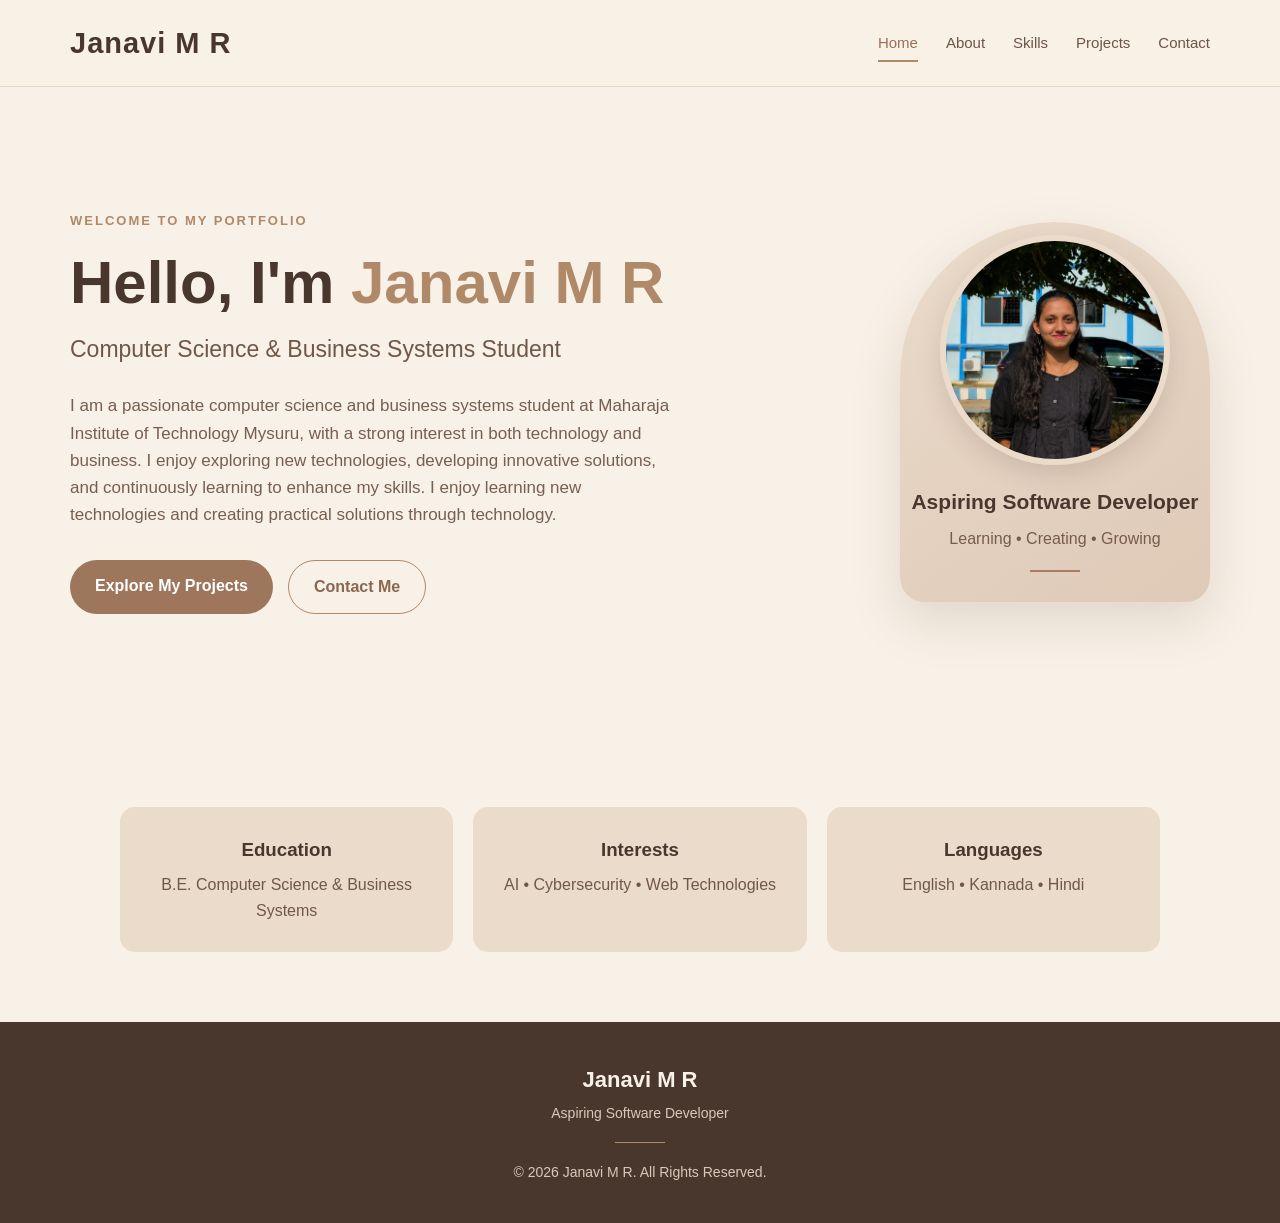
<file: index.html>
<!DOCTYPE html>
<html lang="en">

<head>
    <meta charset="UTF-8">
    <meta name="viewport" content="width=device-width, initial-scale=1.0">
    <meta name="description" content="Janavi M R - Computer Science and Business Systems Student Portfolio">
    <title>Janavi M R | Portfolio</title>
    <link rel="stylesheet" href="style.css">
</head>

<body>

    <!-- Header -->
    <header>
        <nav class="navbar">

            <a href="index.html" class="logo">
                Janavi M R<span></span>
            </a>

            <div class="nav-links">
                <a href="index.html" class="active">Home</a>
                <a href="about.html">About</a>
                <a href="skills.html">Skills</a>
                <a href="projects.html">Projects</a>
                <a href="contact.html">Contact</a>
            </div>

        </nav>
    </header>


    <!-- Hero Section -->
    <main>

        <section class="hero">

            <div class="hero-content">

                <p class="small-title">WELCOME TO MY PORTFOLIO</p>

                <h1>
                    Hello, I'm <span>Janavi M R</span>
                </h1>

                <h2>
                    Computer Science & Business Systems Student
                </h2>

                <p class="hero-description">
                    I am a passionate computer science and business systems student at Maharaja Institute of Technology Mysuru, with a strong interest in both technology and business. I enjoy exploring new technologies, developing innovative solutions, and continuously learning to enhance my skills.
                    I enjoy learning new technologies and
                    creating practical solutions through technology.
                </p>

                <div class="hero-buttons">
                    <a href="projects.html" class="button">
                        Explore My Projects
                    </a>

                    <a href="contact.html" class="button button-outline">
                        Contact Me
                    </a>
                </div>

            </div>


            <div class="hero-card">
            <img src="./profile.jpg" alt="Janavi M R" class="profile-image">

                <h3>Aspiring Software Developer</h3>

                <p>
                    Learning • Creating • Growing
                </p>

                <div class="mini-line"></div>

                <small>
                    
                </small>

            </div>

        </section>

        <!-- Highlights -->
        <section class="highlights">

            <div class="highlight-box">
                <h3>Education</h3>
                <p>B.E. Computer Science & Business Systems</p>
            </div>

            <div class="highlight-box">
                <h3>Interests</h3>
                <p>AI • Cybersecurity • Web Technologies</p>
            </div>

            <div class="highlight-box">
                <h3>Languages</h3>
                <p>English • Kannada • Hindi</p>
            </div>

        </section>

    </main>


    <!-- Footer -->
    <footer>

        <h3>Janavi M R</h3>
       <p>Aspiring Software Developer</p>
        <div class="footer-line"></div>

        <p>
            © 2026 Janavi M R. All Rights Reserved.
        </p>

    </footer>

</body>
</html>
</file>
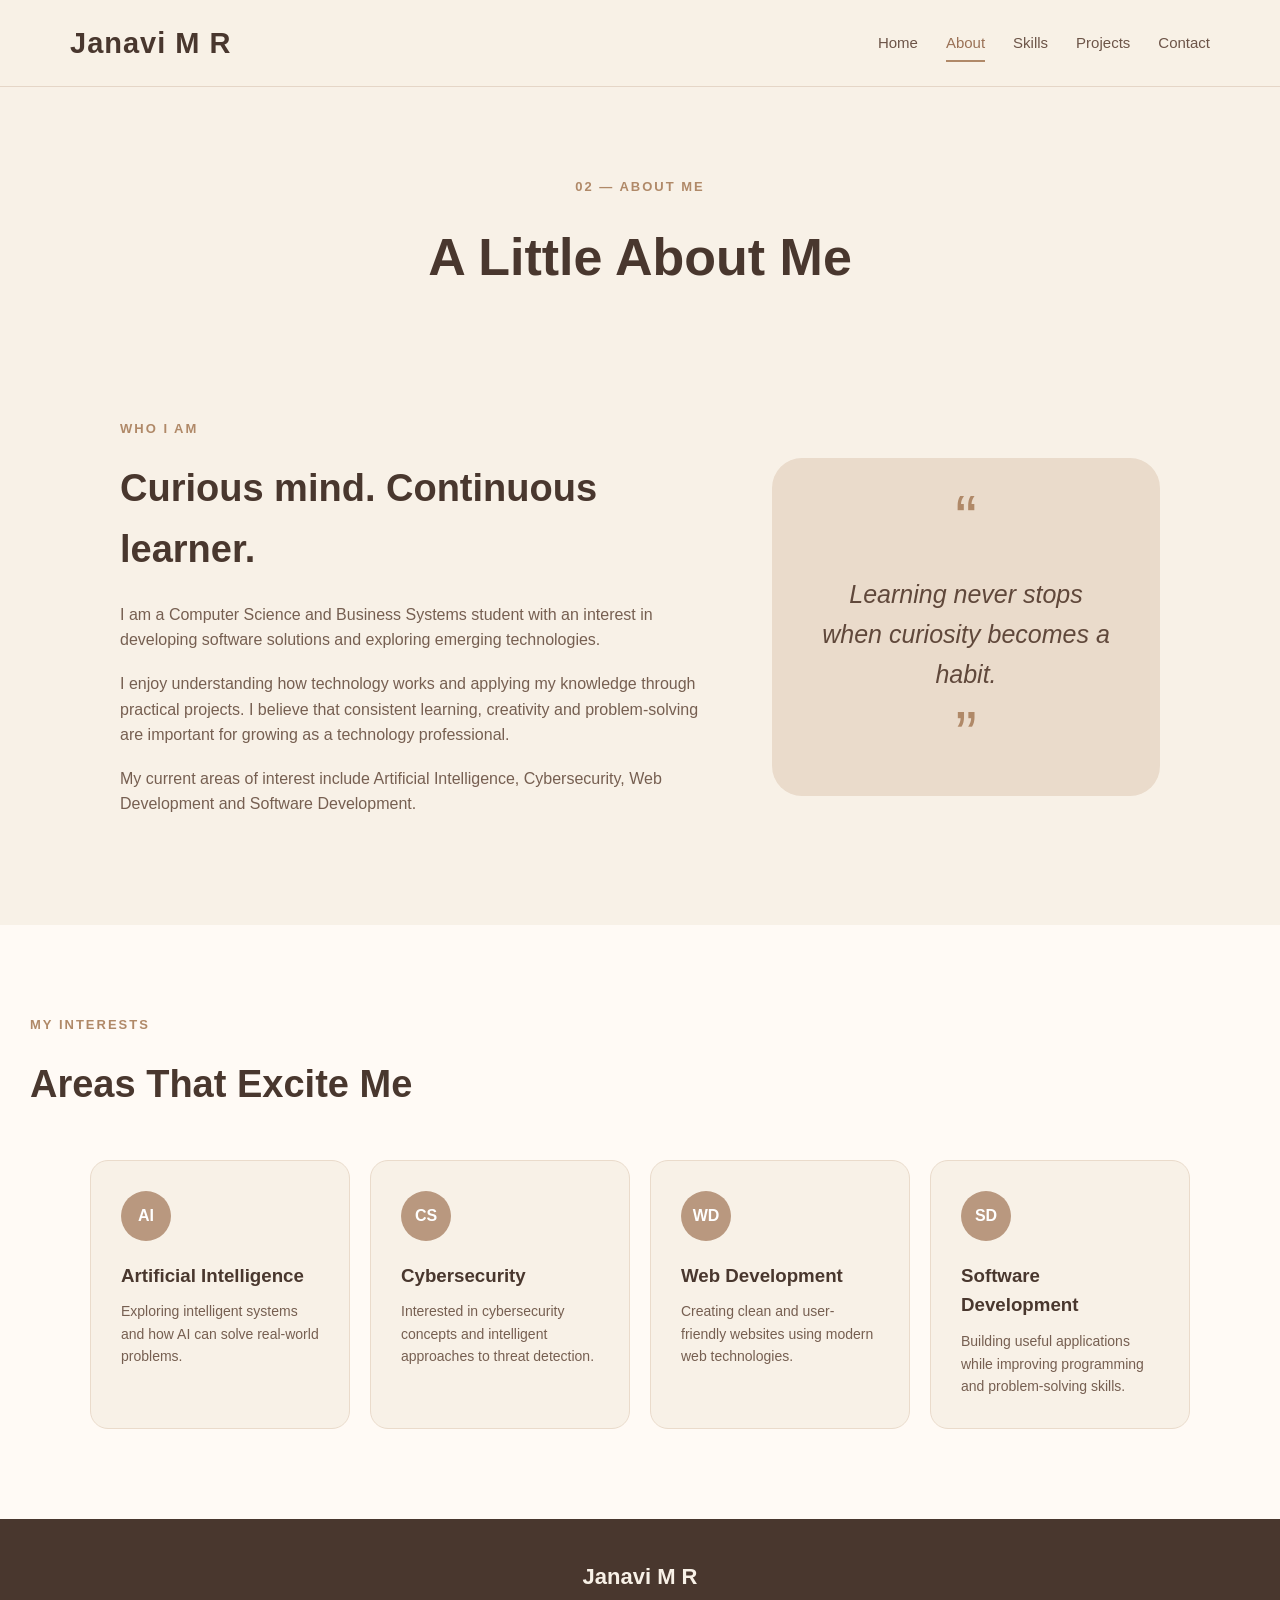
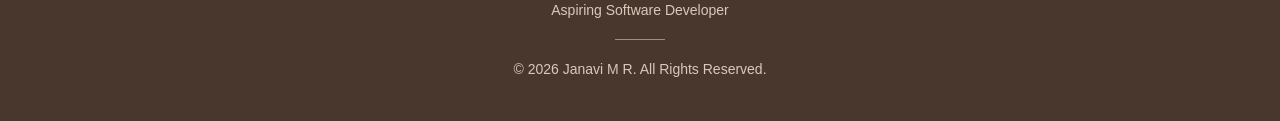
<file: about.html>
<!DOCTYPE html>
<html lang="en">

<head>
    <meta charset="UTF-8">
    <meta name="viewport" content="width=device-width, initial-scale=1.0">
    <meta name="description" content="About Janavi M R">
    <title>About | Janavi M R</title>
    <link rel="stylesheet" href="style.css">
</head>

<body>

    <!-- Header -->
    <header>
        <nav class="navbar">

            <a href="index.html" class="logo">
                Janavi M R<span></span>
            </a>

            <div class="nav-links">
                <a href="index.html">Home</a>
                <a href="about.html" class="active">About</a>
                <a href="skills.html">Skills</a>
                <a href="projects.html">Projects</a>
                <a href="contact.html">Contact</a>
            </div>

        </nav>
    </header>


    <main>

        <!-- Page Heading -->
        <section class="page-heading">

            <p class="section-number">02 — ABOUT ME</p>

            <h1>A Little About Me</h1>

        </section>


        <!-- About Introduction -->
        <section class="about-introduction">

            <div class="about-text">

                <p class="label">WHO I AM</p>

                <h2>
                    Curious mind. Continuous learner.
                </h2>

                <p>
                    I am a Computer Science and Business Systems student
                    with an interest in developing software solutions and
                    exploring emerging technologies.
                </p>

                <p>
                    I enjoy understanding how technology works and applying
                    my knowledge through practical projects. I believe that
                    consistent learning, creativity and problem-solving are
                    important for growing as a technology professional.
                </p>

                <p>
                    My current areas of interest include Artificial
                    Intelligence, Cybersecurity, Web Development and
                    Software Development.
                </p>

            </div>


            <div class="about-quote">

                <span class="quote-mark">“</span>

                <p>
                    Learning never stops when curiosity
                    becomes a habit.
                </p>

                <span class="quote-mark quote-end">”</span>

            </div>

        </section>


        <!-- Interests -->
        <section class="content-section soft-section">
           
            <p class="section-number">MY INTERESTS</p>

            <h2>Areas That Excite Me</h2>

            <div class="interest-grid">

                <div class="interest-card">
                    <div class="interest-icon">AI</div>
                    <h3>Artificial Intelligence</h3>
                    <p>
                        Exploring intelligent systems and how AI can
                        solve real-world problems.
                    </p>
                </div>

                <div class="interest-card">
                    <div class="interest-icon">CS</div>
                    <h3>Cybersecurity</h3>
                    <p>
                        Interested in cybersecurity concepts and
                        intelligent approaches to threat detection.
                    </p>
                </div>

                <div class="interest-card">
                    <div class="interest-icon">WD</div>
                    <h3>Web Development</h3>
                    <p>
                        Creating clean and user-friendly websites
                        using modern web technologies.
                    </p>
                </div>

                <div class="interest-card">
                    <div class="interest-icon">SD</div>
                    <h3>Software Development</h3>
                    <p>
                        Building useful applications while improving
                        programming and problem-solving skills.
                    </p>
                </div>

            </div>

        </section>

    </main>


    <!-- Footer -->
    <footer>

        <h3>Janavi M R</h3>

           <p>Aspiring Software Developer</p>


        <div class="footer-line"></div>

        <p>
            © 2026 Janavi M R. All Rights Reserved.
        </p>

    </footer>

</body>
</html>
</file>
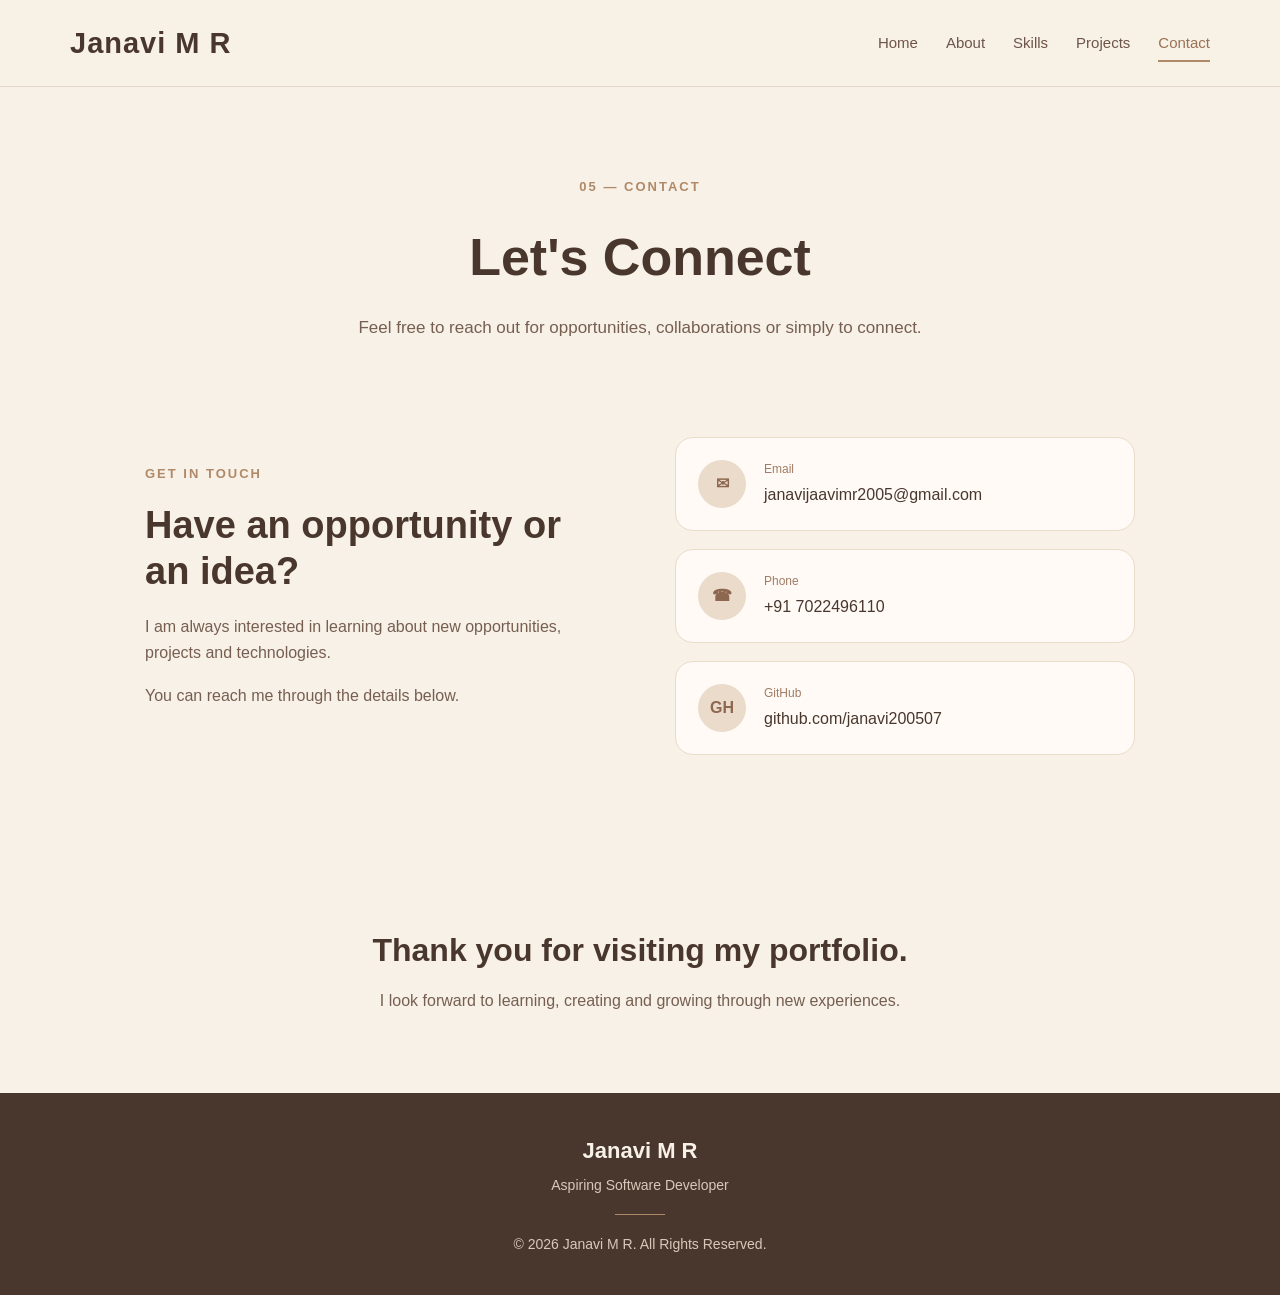
<file: contact.html>
<!DOCTYPE html>
<html lang="en">

<head>
    <meta charset="UTF-8">
    <meta name="viewport" content="width=device-width, initial-scale=1.0">
    <meta name="description" content="Contact Janavi M R">
    <title>Contact | Janavi M R</title>
    <link rel="stylesheet" href="style.css">
</head>

<body>

    <!-- Header -->
    <header>
        <nav class="navbar">

            <a href="index.html" class="logo">
                Janavi M R<span></span>
            </a>

            <div class="nav-links">
                <a href="index.html">Home</a>
                <a href="about.html">About</a>
                <a href="skills.html">Skills</a>
                <a href="projects.html">Projects</a>
                <a href="contact.html" class="active">Contact</a>
            </div>

        </nav>
    </header>


    <main>

        <!-- Heading -->
        <section class="page-heading">

            <p class="section-number">05 — CONTACT</p>

            <h1>Let's Connect</h1>

            <p>
                Feel free to reach out for opportunities,
                collaborations or simply to connect.
            </p>

        </section>


        <!-- Contact -->
        <section class="contact-container">

            <div class="contact-intro">

                <p class="label">GET IN TOUCH</p>

                <h2>
                    Have an opportunity or an idea?
                </h2>

                <p>
                    I am always interested in learning about new
                    opportunities, projects and technologies.
                </p>

                <p>
                    You can reach me through the details below.
                </p>

            </div>


            <div class="contact-details">

                <div class="contact-card">

                    <div class="contact-icon">
                        ✉
                    </div>

                    <div>
                        <span>Email</span>

                        <a href="mailto:janavijaavimr2005@gmail.com">
                            janavijaavimr2005@gmail.com
                        </a>
                    </div>

                </div>


                <div class="contact-card">

                    <div class="contact-icon">
                        ☎
                    </div>

                    <div>
                        <span>Phone</span>

                        <a href="tel:+917022496110">
                            +91 7022496110
                        </a>
                    </div>

                </div>


                <div class="contact-card">

                    <div class="contact-icon">
                        GH
                    </div>

                    <div>
                        <span>GitHub</span>

                        <a href="https://github.com/janavi200507"
                           target="_blank">
                            github.com/janavi200507
                        </a>
                    </div>

                </div>

            </div>

        </section>


        <!-- Closing -->
        <section class="contact-message">

            <h2>
                Thank you for visiting my portfolio.
            </h2>

            <p>
                I look forward to learning, creating and growing
                through new experiences.
            </p>

        </section>

    </main>


    <!-- Footer -->
    <footer>

        <h3>Janavi M R</h3>

        <p>
            <p>Aspiring Software Developer</p>
        </p>

        <div class="footer-line"></div>

        <p>
            © 2026 Janavi M R. All Rights Reserved.
        </p>

    </footer>

</body>
</html>
</file>
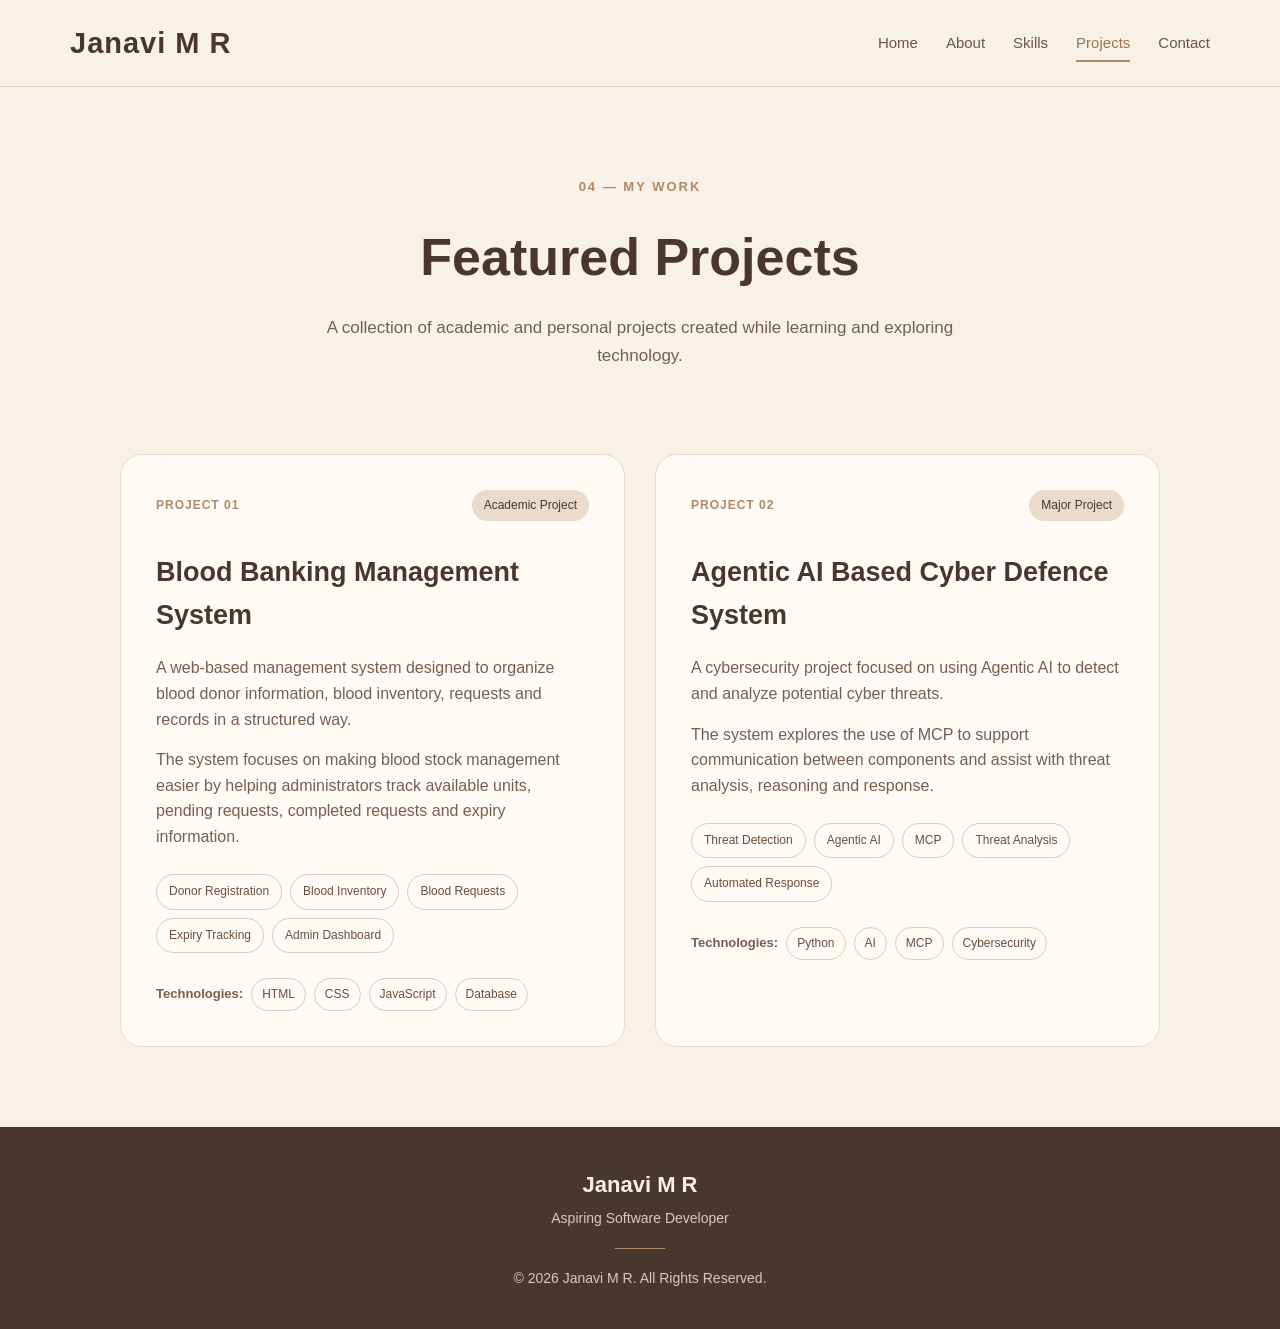
<file: projects.html>
<!DOCTYPE html>
<html lang="en">

<head>
    <meta charset="UTF-8">
    <meta name="viewport" content="width=device-width, initial-scale=1.0">
    <meta name="description" content="Projects developed by Janavi M R">
    <title>Projects | Janavi M R</title>
    <link rel="stylesheet" href="style.css">
</head>

<body>

    <!-- Header -->
    <header>
        <nav class="navbar">

            <a href="index.html" class="logo">
                Janavi M R<span></span>
            </a>

            <div class="nav-links">
                <a href="index.html">Home</a>
                <a href="about.html">About</a>
                <a href="skills.html">Skills</a>
                <a href="projects.html" class="active">Projects</a>
                <a href="contact.html">Contact</a>
            </div>

        </nav>
    </header>


    <main>

        <!-- Heading -->
        <section class="page-heading">

            <p class="section-number">04 — MY WORK</p>

            <h1>Featured Projects</h1>

            <p>
                A collection of academic and personal projects
                created while learning and exploring technology.
            </p>

        </section>


        <!-- Projects -->
        <section class="project-container">


            <!-- Project 1 -->
            <article class="project-card-large">

                <div class="project-top">

                    <span class="project-number">
                        PROJECT 01
                    </span>

                    <span class="project-type">
                        Academic Project
                    </span>

                </div>


            
                <h2>
                    Blood Banking Management System
                </h2>

                <p>
                    A web-based management system designed to organize
                    blood donor information, blood inventory, requests
                    and records in a structured way.
                </p>

                <p>
                    The system focuses on making blood stock management
                    easier by helping administrators track available
                    units, pending requests, completed requests and
                    expiry information.
                </p>


                <div class="project-features">

                    <span>Donor Registration</span>
                    <span>Blood Inventory</span>
                    <span>Blood Requests</span>
                    <span>Expiry Tracking</span>
                    <span>Admin Dashboard</span>

                </div>


                <div class="technology-list">

                    <strong>Technologies:</strong>

                    <span>HTML</span>
                    <span>CSS</span>
                    <span>JavaScript</span>
                    <span>Database</span>

                </div>

            </article>


            <!-- Project 2 -->
            <article class="project-card-large">

                <div class="project-top">

                    <span class="project-number">
                        PROJECT 02
                    </span>

                    <span class="project-type">
                        Major Project
                    </span>

                </div>


                <h2>
                    Agentic AI Based Cyber Defence System
                </h2>

                <p>
                    A cybersecurity project focused on using Agentic AI
                    to detect and analyze potential cyber threats.
                </p>

                <p>
                    The system explores the use of MCP to support
                    communication between components and assist with
                    threat analysis, reasoning and response.
                </p>


                <div class="project-features">

                    <span>Threat Detection</span>
                    <span>Agentic AI</span>
                    <span>MCP</span>
                    <span>Threat Analysis</span>
                    <span>Automated Response</span>

                </div>


                <div class="technology-list">

                    <strong>Technologies:</strong>

                    <span>Python</span>
                    <span>AI</span>
                    <span>MCP</span>
                    <span>Cybersecurity</span>

                </div>

            </article>


        </section>


        
    </main>


    <!-- Footer -->
    <footer>

        <h3>Janavi M R</h3>

       <p>Aspiring Software Developer</p>

        <div class="footer-line"></div>

        <p>
            © 2026 Janavi M R. All Rights Reserved.
        </p>

    </footer>

</body>
</html>
</file>
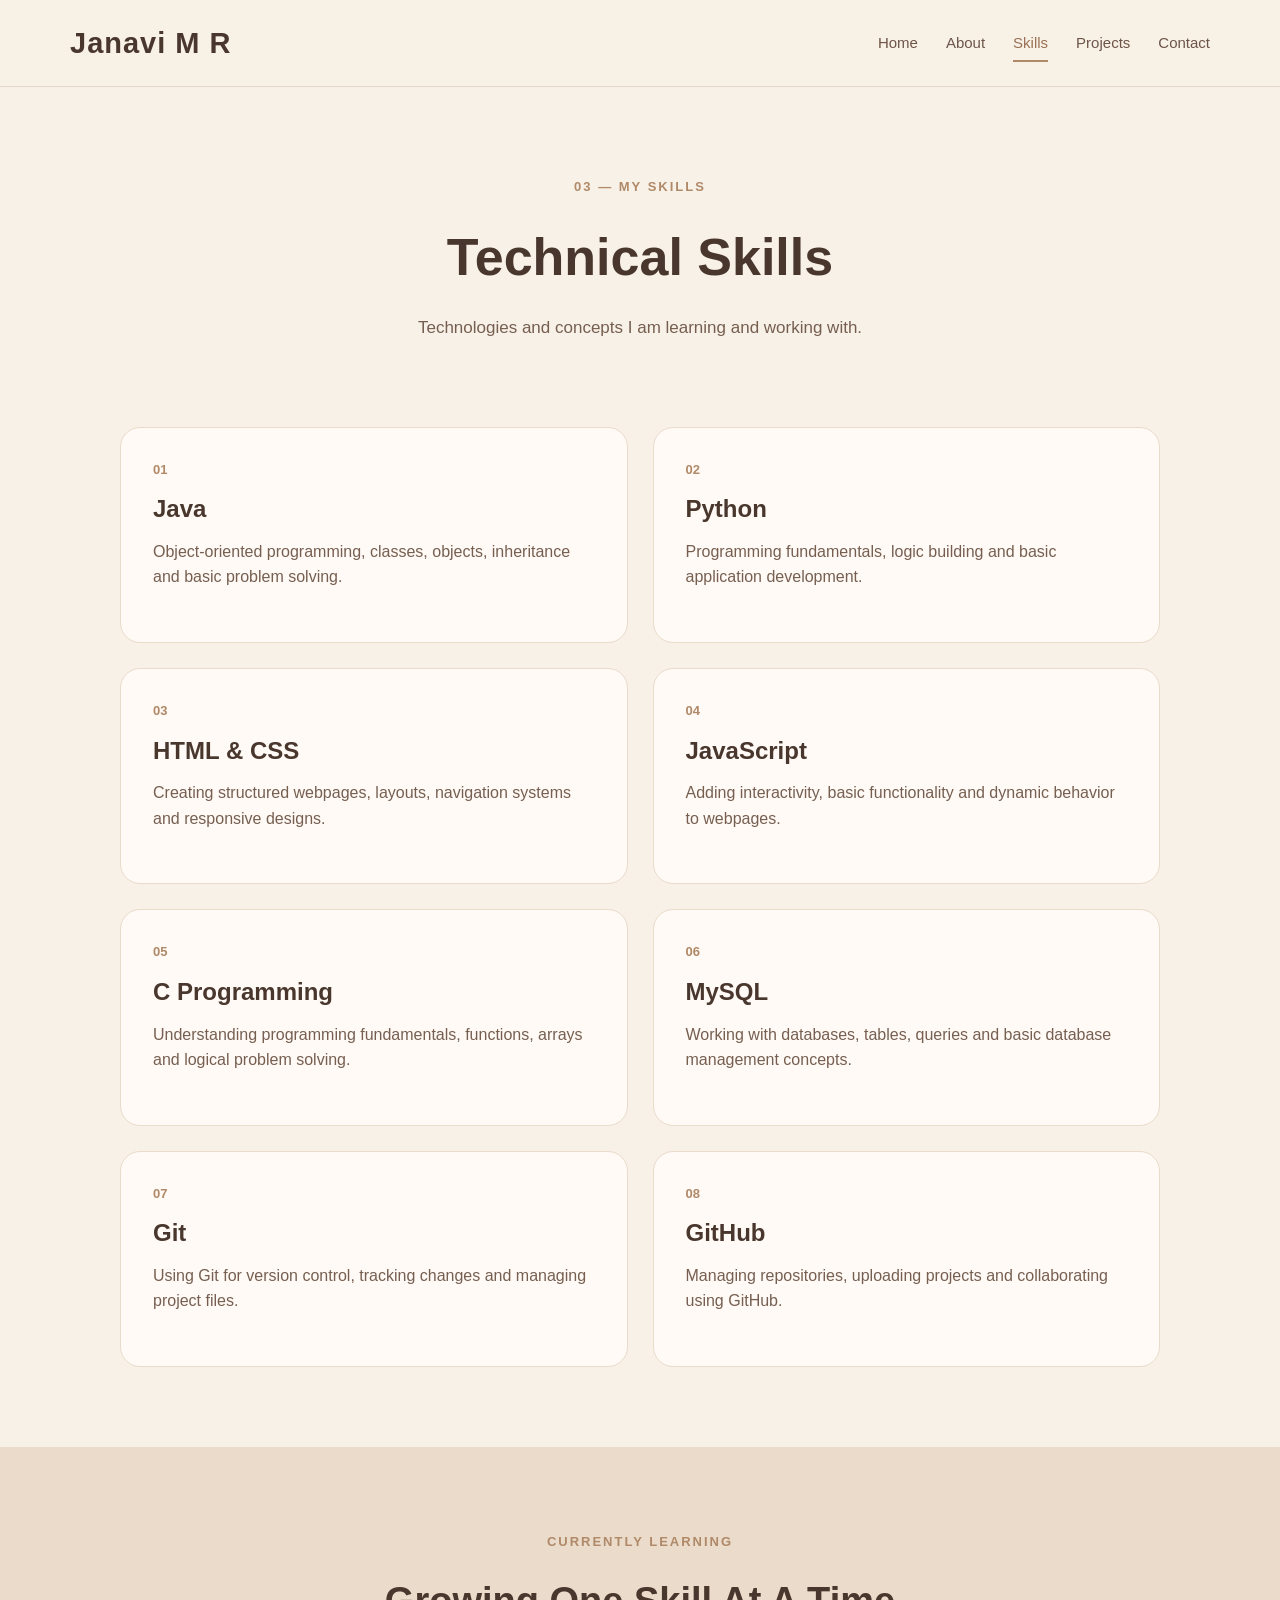
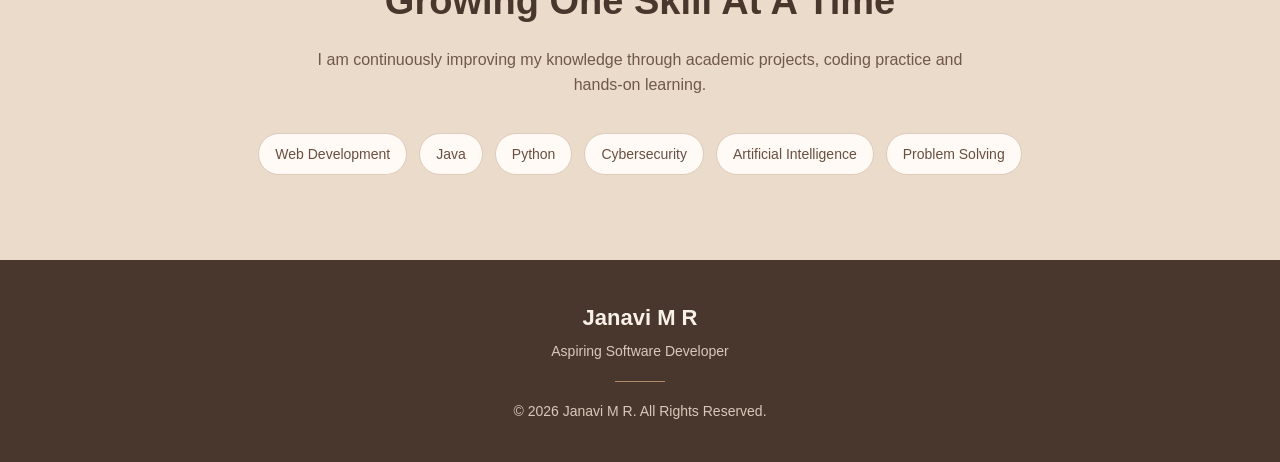
<file: skills.html>
<!DOCTYPE html>
<html lang="en">

<head>
    <meta charset="UTF-8">
    <meta name="viewport" content="width=device-width, initial-scale=1.0">
    <meta name="description" content="Technical Skills of Janavi M R">
    <title>Skills | Janavi M R</title>
    <link rel="stylesheet" href="style.css">
</head>

<body>

    <!-- Header -->
    <header>
        <nav class="navbar">

            <a href="index.html" class="logo">
                Janavi M R<span></span>
            </a>

            <div class="nav-links">
                <a href="index.html">Home</a>
                <a href="about.html">About</a>
                <a href="skills.html" class="active">Skills</a>
                <a href="projects.html">Projects</a>
                <a href="contact.html">Contact</a>
            </div>

        </nav>
    </header>


    <main>

        <!-- Heading -->
        <section class="page-heading">

            <p class="section-number">03 — MY SKILLS</p>

            <h1>Technical Skills</h1>

            <p>
                Technologies and concepts I am learning and working with.
            </p>

        </section>

<!-- Skills -->
<section class="skills-container">

    <article class="skill-card">

        <div class="skill-number">01</div>

        <h2>Java</h2>

        <p>
            Object-oriented programming, classes, objects,
            inheritance and basic problem solving.
        </p>

    </article>


    <article class="skill-card">

        <div class="skill-number">02</div>

        <h2>Python</h2>

        <p>
            Programming fundamentals, logic building and
            basic application development.
        </p>

    </article>


    <article class="skill-card">

        <div class="skill-number">03</div>

        <h2>HTML & CSS</h2>

        <p>
            Creating structured webpages, layouts, navigation
            systems and responsive designs.
        </p>

    </article>


    <article class="skill-card">

        <div class="skill-number">04</div>

        <h2>JavaScript</h2>

        <p>
            Adding interactivity, basic functionality and
            dynamic behavior to webpages.
        </p>

    </article>


    <article class="skill-card">

        <div class="skill-number">05</div>

        <h2>C Programming</h2>

        <p>
            Understanding programming fundamentals,
            functions, arrays and logical problem solving.
        </p>

    </article>


    <article class="skill-card">

        <div class="skill-number">06</div>

        <h2>MySQL</h2>

        <p>
            Working with databases, tables, queries and
            basic database management concepts.
        </p>

    </article>


    <article class="skill-card">

        <div class="skill-number">07</div>

        <h2>Git</h2>

        <p>
            Using Git for version control, tracking changes
            and managing project files.
        </p>

    </article>


    <article class="skill-card">

        <div class="skill-number">08</div>

        <h2>GitHub</h2>

        <p>
            Managing repositories, uploading projects
            and collaborating using GitHub.
        </p>

    </article>

</section>


        <!-- Learning -->
        <section class="learning-section">

            <p class="section-number">CURRENTLY LEARNING</p>

            <h2>Growing One Skill At A Time</h2>

            <p>
                I am continuously improving my knowledge through academic
                projects, coding practice and hands-on learning.
            </p>

            <div class="learning-tags">

                <span>Web Development</span>
                <span>Java</span>
                <span>Python</span>
                <span>Cybersecurity</span>
                <span>Artificial Intelligence</span>
                <span>Problem Solving</span>

            </div>

        </section>

    </main>


    <!-- Footer -->
    <footer>

        <h3>Janavi M R</h3>

        <p>Aspiring Software Developer</p>

        <div class="footer-line"></div>

        <p>
            © 2026 Janavi M R. All Rights Reserved.
        </p>

    </footer>

</body>
</html>
</file>
<file: style.css>
/* ==============================
   GLOBAL STYLES
================================= */

* {
    margin: 0;
    padding: 0;
    box-sizing: border-box;
}

html {
    scroll-behavior: smooth;
}

body {
    background-color: #f8f1e7;
    color: #49372e;
    font-family: Arial, sans-serif;
    line-height: 1.6;
}

a {
    text-decoration: none;
    color: inherit;
}

section {
    width: 100%;
}


/* ==============================
   NAVIGATION
================================= */

header {
    background-color: rgba(248, 241, 231, 0.96);
    border-bottom: 1px solid #e5d6c7;
    position: sticky;
    top: 0;
    z-index: 1000;
    backdrop-filter: blur(10px);
}

.navbar {
    max-width: 1200px;
    margin: auto;
    padding: 20px 30px;

    display: flex;
    justify-content: space-between;
    align-items: center;
}

.logo {
    font-size: 29px;
    font-weight: bold;
    letter-spacing: 1px;
    color: #49372e;
}

.logo span {
    color: #b08968;
}

.nav-links {
    display: flex;
    gap: 28px;
}

.nav-links a {
    color: #6d5548;
    font-size: 15px;
    font-weight: 500;
    position: relative;
    transition: 0.3s;
}

.nav-links a::after {
    content: "";
    position: absolute;
    left: 0;
    bottom: -7px;
    width: 0;
    height: 2px;
    background-color: #b08968;
    transition: 0.3s;
}

.nav-links a:hover,
.nav-links a.active {
    color: #9a7155;
}

.nav-links a:hover::after,
.nav-links a.active::after {
    width: 100%;
}


/* ==============================
   HERO
================================= */

.hero {
    max-width: 1200px;
    min-height: 650px;
    margin: auto;

    padding: 90px 30px;

    display: flex;
    justify-content: space-between;
    align-items: center;
    gap: 80px;
}

.hero-content {
    max-width: 680px;
}

.small-title,
.section-number,
.label {
    color: #b08968;
    font-size: 13px;
    font-weight: bold;
    letter-spacing: 2px;
    margin-bottom: 18px;
}

.hero h1 {
    font-size: 60px;
    line-height: 1.1;
    margin-bottom: 15px;
    color: #49372e;
}

.hero h1 span {
    color: #b08968;
}

.hero h2 {
    font-size: 23px;
    font-weight: 500;
    color: #705849;
    margin-bottom: 25px;
}

.hero-description {
    max-width: 600px;
    color: #765f51;
    font-size: 17px;
    margin-bottom: 32px;
}

.hero-buttons {
    display: flex;
    gap: 15px;
    flex-wrap: wrap;
}

.button {
    display: inline-block;
    padding: 13px 25px;
    border-radius: 30px;
    background-color: #9d765c;
    color: white;
    font-weight: bold;
    transition: 0.3s;
}

.button:hover {
    background-color: #765443;
    transform: translateY(-3px);
}

.button-outline {
    background-color: transparent;
    border: 1px solid #b08968;
    color: #8c664f;
}

.button-outline:hover {
    background-color: #eadbcb;
    color: #49372e;
}


/* ==============================
   HERO CARD
================================= */

.hero-card {
    width: 310px;
    min-width: 310px;
    height: 380px;

    background: linear-gradient(
        145deg,
        #eadbcb,
        #dfc9b7
    );

    border-radius: 160px 160px 25px 25px;

    display: flex;
    flex-direction: column;
    justify-content: center;
    align-items: center;

    box-shadow: 0 20px 50px rgba(92, 65, 50, 0.15);

    transition: 0.4s;
}

.hero-card:hover {
    transform: translateY(-10px);
}

.profile-circle {
    width: 155px;
    height: 155px;

    border-radius: 50%;

    background-color: #b9987f;
    color: white;

    display: flex;
    justify-content: center;
    align-items: center;

    font-size: 45px;
    font-weight: bold;

    margin-bottom: 25px;

    box-shadow: 0 10px 25px rgba(92, 65, 50, 0.15);
}

.hero-card h3 {
    font-size: 21px;
    margin-bottom: 8px;
}

.hero-card p {
    color: #765c4c;
}

.mini-line {
    width: 50px;
    height: 2px;
    background-color: #a77e63;
    margin: 18px 0;
}

.hero-card small {
    color: #806454;
}


/* ==============================
   INTRO SECTION
================================= */

.intro-section {
    background-color: #fffaf5;
    padding: 100px 30px;
    text-align: center;
}

.intro-section > p {
    max-width: 700px;
    margin-left: auto;
    margin-right: auto;
}

.intro-section h2 {
    font-size: 38px;
    margin-bottom: 20px;
}

.intro-section > p:not(.section-number) {
    color: #765f51;
    max-width: 750px;
    margin-bottom: 50px;
}

.intro-cards {
    max-width: 1100px;
    margin: auto;

    display: grid;
    grid-template-columns: repeat(3, 1fr);
    gap: 25px;
}

.intro-card {
    padding: 35px;
    border: 1px solid #eadbcb;
    border-radius: 18px;
    background-color: #fffdf9;
    text-align: left;

    transition: 0.3s;
}

.intro-card:hover {
    transform: translateY(-7px);
    box-shadow: 0 15px 35px rgba(92, 65, 50, 0.10);
}

.intro-card span {
    color: #b08968;
    font-size: 13px;
    font-weight: bold;
}

.intro-card h3 {
    margin: 15px 0 10px;
    font-size: 22px;
}

.intro-card p {
    color: #765f51;
}


/* ==============================
   HIGHLIGHTS
================================= */

.highlights {
    max-width: 1100px;
    margin: auto;
    padding: 70px 30px;

    display: grid;
    grid-template-columns: repeat(3, 1fr);
    gap: 20px;
}

.highlight-box {
    background-color: #eadbcb;
    padding: 28px;
    border-radius: 15px;
    text-align: center;
}

.highlight-box h3 {
    margin-bottom: 7px;
}

.highlight-box p {
    color: #705849;
}


/* ==============================
   PAGE HEADING
================================= */

.page-heading {
    text-align: center;
    padding: 90px 30px 65px;
}

.page-heading h1 {
    font-size: 52px;
    margin-bottom: 15px;
}

.page-heading > p:last-child {
    max-width: 650px;
    margin: auto;
    color: #765f51;
    font-size: 17px;
}


/* ==============================
   ABOUT
================================= */

.about-introduction {
    max-width: 1100px;
    margin: auto;
    padding: 40px 30px 90px;

    display: grid;
    grid-template-columns: 1.5fr 1fr;
    gap: 70px;
    align-items: center;
}

.about-text h2 {
    font-size: 38px;
    margin-bottom: 22px;
}

.about-text p:not(.label) {
    color: #765f51;
    margin-bottom: 18px;
}

.about-quote {
    background-color: #eadbcb;
    padding: 45px;
    border-radius: 30px;
    text-align: center;
}

.quote-mark {
    font-size: 65px;
    color: #b08968;
    line-height: 0.5;
}

.about-quote p {
    font-size: 25px;
    font-style: italic;
    margin: 25px 0;
    color: #60483b;
}

.quote-end {
    display: block;
}


/* ==============================
   CONTENT SECTION
================================= */

.content-section {
    padding: 90px 30px;
    max-width: 1100px;
    margin: auto;
}

.content-section > h2 {
    font-size: 38px;
    margin-bottom: 45px;
}

.soft-section {
    max-width: none;
    background-color: #fffaf5;
}


/* ==============================
   TIMELINE
================================= */

.timeline {
    border-left: 2px solid #d4bca8;
    padding-left: 35px;
}

.timeline-item {
    position: relative;
    margin-bottom: 40px;
}

.timeline-dot {
    position: absolute;

    width: 13px;
    height: 13px;

    border-radius: 50%;

    background-color: #b08968;

    left: -43px;
    top: 7px;
}

.year {
    color: #b08968;
    font-size: 12px;
    font-weight: bold;
    letter-spacing: 1px;
}

.timeline-item h3 {
    font-size: 21px;
    margin: 7px 0;
}

.timeline-item p {
    color: #765f51;
}

.timeline-item small {
    color: #8b7465;
}


/* ==============================
   INTERESTS
================================= */

.interest-grid {
    max-width: 1100px;
    margin: auto;

    display: grid;
    grid-template-columns: repeat(4, 1fr);
    gap: 20px;
}

.interest-card {
    background-color: #f8f1e7;
    border: 1px solid #eadbcb;
    border-radius: 18px;
    padding: 30px;
    transition: 0.3s;
}

.interest-card:hover {
    transform: translateY(-6px);
}

.interest-icon {
    width: 50px;
    height: 50px;

    background-color: #b9987f;
    color: white;

    border-radius: 50%;

    display: flex;
    justify-content: center;
    align-items: center;

    font-weight: bold;

    margin-bottom: 20px;
}

.interest-card h3 {
    margin-bottom: 10px;
}

.interest-card p {
    color: #765f51;
    font-size: 14px;
}


/* ==============================
   SKILLS
================================= */

.skills-container {
    max-width: 1100px;
    margin: auto;
    padding: 20px 30px 80px;

    display: grid;
    grid-template-columns: repeat(2, 1fr);
    gap: 25px;
}

.skill-card {
    background-color: #fffaf5;
    border: 1px solid #eadbcb;

    padding: 32px;
    border-radius: 20px;

    transition: 0.3s;
}

.skill-card:hover {
    transform: translateY(-6px);
    box-shadow: 0 15px 35px rgba(92, 65, 50, 0.10);
}

.skill-number {
    color: #b08968;
    font-size: 13px;
    font-weight: bold;
    margin-bottom: 10px;
}

.skill-card h2 {
    margin-bottom: 10px;
}

.skill-card p {
    color: #765f51;
    margin-bottom: 20px;
}

.skill-bar {
    width: 100%;
    height: 6px;
    background-color: #eadbcb;
    border-radius: 10px;
    overflow: hidden;
}

.skill-bar span {
    display: block;
    height: 100%;
    background-color: #ad866c;
    border-radius: 10px;
}


/* ==============================
   LEARNING
================================= */

.learning-section {
    background-color: #eadbcb;
    text-align: center;
    padding: 85px 30px;
}

.learning-section h2 {
    font-size: 38px;
    margin-bottom: 15px;
}

.learning-section > p:not(.section-number) {
    max-width: 650px;
    margin: auto;
    color: #705849;
}

.learning-tags {
    max-width: 800px;
    margin: 35px auto 0;

    display: flex;
    justify-content: center;
    flex-wrap: wrap;
    gap: 12px;
}

.learning-tags span,
.project-features span,
.technology-list span,
.language-list span {
    background-color: #fffaf5;
    border: 1px solid #dfcbbb;
    padding: 9px 16px;
    border-radius: 30px;
    color: #694f40;
    font-size: 14px;
}


/* ==============================
   PROJECTS
================================= */

.project-container {
    max-width: 1100px;
    margin: auto;
    padding: 20px 30px 80px;

    display: grid;
    grid-template-columns: repeat(2, 1fr);
    gap: 30px;
}

.project-card-large {
    background-color: #fffaf5;
    border: 1px solid #eadbcb;

    padding: 35px;
    border-radius: 22px;

    transition: 0.3s;
}

.project-card-large:hover {
    transform: translateY(-8px);
    box-shadow: 0 18px 40px rgba(92, 65, 50, 0.12);
}

.project-top {
    display: flex;
    justify-content: space-between;
    align-items: center;

    margin-bottom: 30px;
}

.project-number {
    color: #b08968;
    font-size: 12px;
    font-weight: bold;
    letter-spacing: 1px;
}

.project-type {
    background-color: #eadbcb;
    padding: 6px 12px;
    border-radius: 20px;
    font-size: 12px;
}

.project-icon-large {
    font-size: 45px;
    margin-bottom: 15px;
}

.project-card-large h2 {
    font-size: 27px;
    margin-bottom: 18px;
}

.project-card-large p {
    color: #765f51;
    margin-bottom: 15px;
}

.project-features {
    display: flex;
    flex-wrap: wrap;
    gap: 8px;
    margin: 25px 0;
}

.project-features span {
    padding: 7px 12px;
    font-size: 12px;
}

.technology-list {
    display: flex;
    align-items: center;
    flex-wrap: wrap;
    gap: 8px;

    color: #765f51;
    font-size: 13px;
}

.technology-list span {
    padding: 6px 10px;
    font-size: 12px;
}


/* ==============================
   PROJECT NOTE
================================= */

.project-note {
    text-align: center;
    background-color: #eadbcb;
    padding: 85px 30px;
}

.project-note h2 {
    font-size: 38px;
    margin-bottom: 15px;
}

.project-note p:last-child {
    max-width: 700px;
    margin: auto;
    color: #705849;
}


/* ==============================
   CONTACT
================================= */

.contact-container {
    max-width: 1050px;
    margin: auto;
    padding: 30px 30px 90px;

    display: grid;
    grid-template-columns: 1fr 1fr;
    gap: 70px;
    align-items: center;
}

.contact-intro h2 {
    font-size: 38px;
    line-height: 1.2;
    margin-bottom: 20px;
}

.contact-intro p:not(.label) {
    color: #765f51;
    margin-bottom: 18px;
}

.contact-details {
    display: flex;
    flex-direction: column;
    gap: 18px;
}

.contact-card {
    background-color: #fffaf5;
    border: 1px solid #eadbcb;
    border-radius: 18px;

    padding: 22px;

    display: flex;
    align-items: center;
    gap: 18px;

    transition: 0.3s;
}

.contact-card:hover {
    transform: translateX(7px);
    box-shadow: 0 10px 25px rgba(92, 65, 50, 0.10);
}

.contact-icon {
    width: 48px;
    height: 48px;

    background-color: #eadbcb;
    color: #8d674f;

    border-radius: 50%;

    display: flex;
    justify-content: center;
    align-items: center;

    font-weight: bold;
}

.contact-card span {
    display: block;
    color: #a07c65;
    font-size: 12px;
    margin-bottom: 3px;
}

.contact-card a {
    color: #49372e;
    font-weight: 500;
    word-break: break-word;
}

.contact-card a:hover {
    color: #a17458;
}


/* ==============================
   LANGUAGES
================================= */

.languages-section {
    background-color: #fffaf5;
    text-align: center;
    padding: 75px 30px;
}

.languages-section h2 {
    font-size: 35px;
    margin-bottom: 30px;
}

.language-list {
    display: flex;
    justify-content: center;
    gap: 12px;
    flex-wrap: wrap;
}


/* ==============================
   CONTACT MESSAGE
================================= */

.contact-message {
    text-align: center;
    padding: 80px 30px;
}

.contact-message h2 {
    font-size: 32px;
    margin-bottom: 12px;
}

.contact-message p {
    color: #765f51;
}


/* ==============================
   FOOTER
================================= */

footer {
    background-color: #49372e;
    color: #f8f1e7;
    text-align: center;
    padding: 40px 20px;
}

footer h3 {
    font-size: 22px;
    margin-bottom: 5px;
}

footer p {
    color: #d9c8ba;
    font-size: 14px;
}

.footer-line {
    width: 50px;
    height: 1px;
    background-color: #b08968;
    margin: 18px auto;
}


/* ==============================
   RESPONSIVE DESIGN
================================= */

@media (max-width: 900px) {

    .hero {
        flex-direction: column;
        text-align: center;
        gap: 50px;
    }

    .hero-content {
        max-width: 750px;
    }

    .hero-buttons {
        justify-content: center;
    }

    .intro-cards,
    .highlights {
        grid-template-columns: 1fr;
    }

    .about-introduction,
    .contact-container {
        grid-template-columns: 1fr;
    }

    .interest-grid {
        grid-template-columns: repeat(2, 1fr);
    }

    .project-container {
        grid-template-columns: 1fr;
    }
}


@media (max-width: 700px) {

    .navbar {
        flex-direction: column;
        gap: 18px;
    }

    .nav-links {
        gap: 15px;
        flex-wrap: wrap;
        justify-content: center;
    }

    .hero {
        padding: 70px 20px;
    }

    .hero h1 {
        font-size: 42px;
    }

    .hero h2 {
        font-size: 19px;
    }

    .hero-card {
        width: 270px;
        min-width: 270px;
        height: 340px;
    }

    .page-heading h1 {
        font-size: 40px;
    }

    .skills-container {
        grid-template-columns: 1fr;
    }

    .interest-grid {
        grid-template-columns: 1fr;
    }

    .content-section {
        padding: 70px 20px;
    }

    .about-introduction,
    .contact-container {
        padding-left: 20px;
        padding-right: 20px;
    }

    .intro-section h2,
    .learning-section h2,
    .project-note h2 {
        font-size: 30px;
    }

    .about-text h2,
    .contact-intro h2 {
        font-size: 31px;
    }

    .project-card-large {
        padding: 25px;
    }

    .project-top {
        align-items: flex-start;
        gap: 10px;
        flex-direction: column;
    }
}
   .profile-image {
    width: 230px;
    height: 230px;
    object-fit: cover;
    border-radius: 50%;
    border: 6px solid #eadbcb;
    display: block;
    margin: 0 auto 20px;
    box-shadow: 0 10px 25px rgba(80, 55, 40, 0.15);
}
</file>
